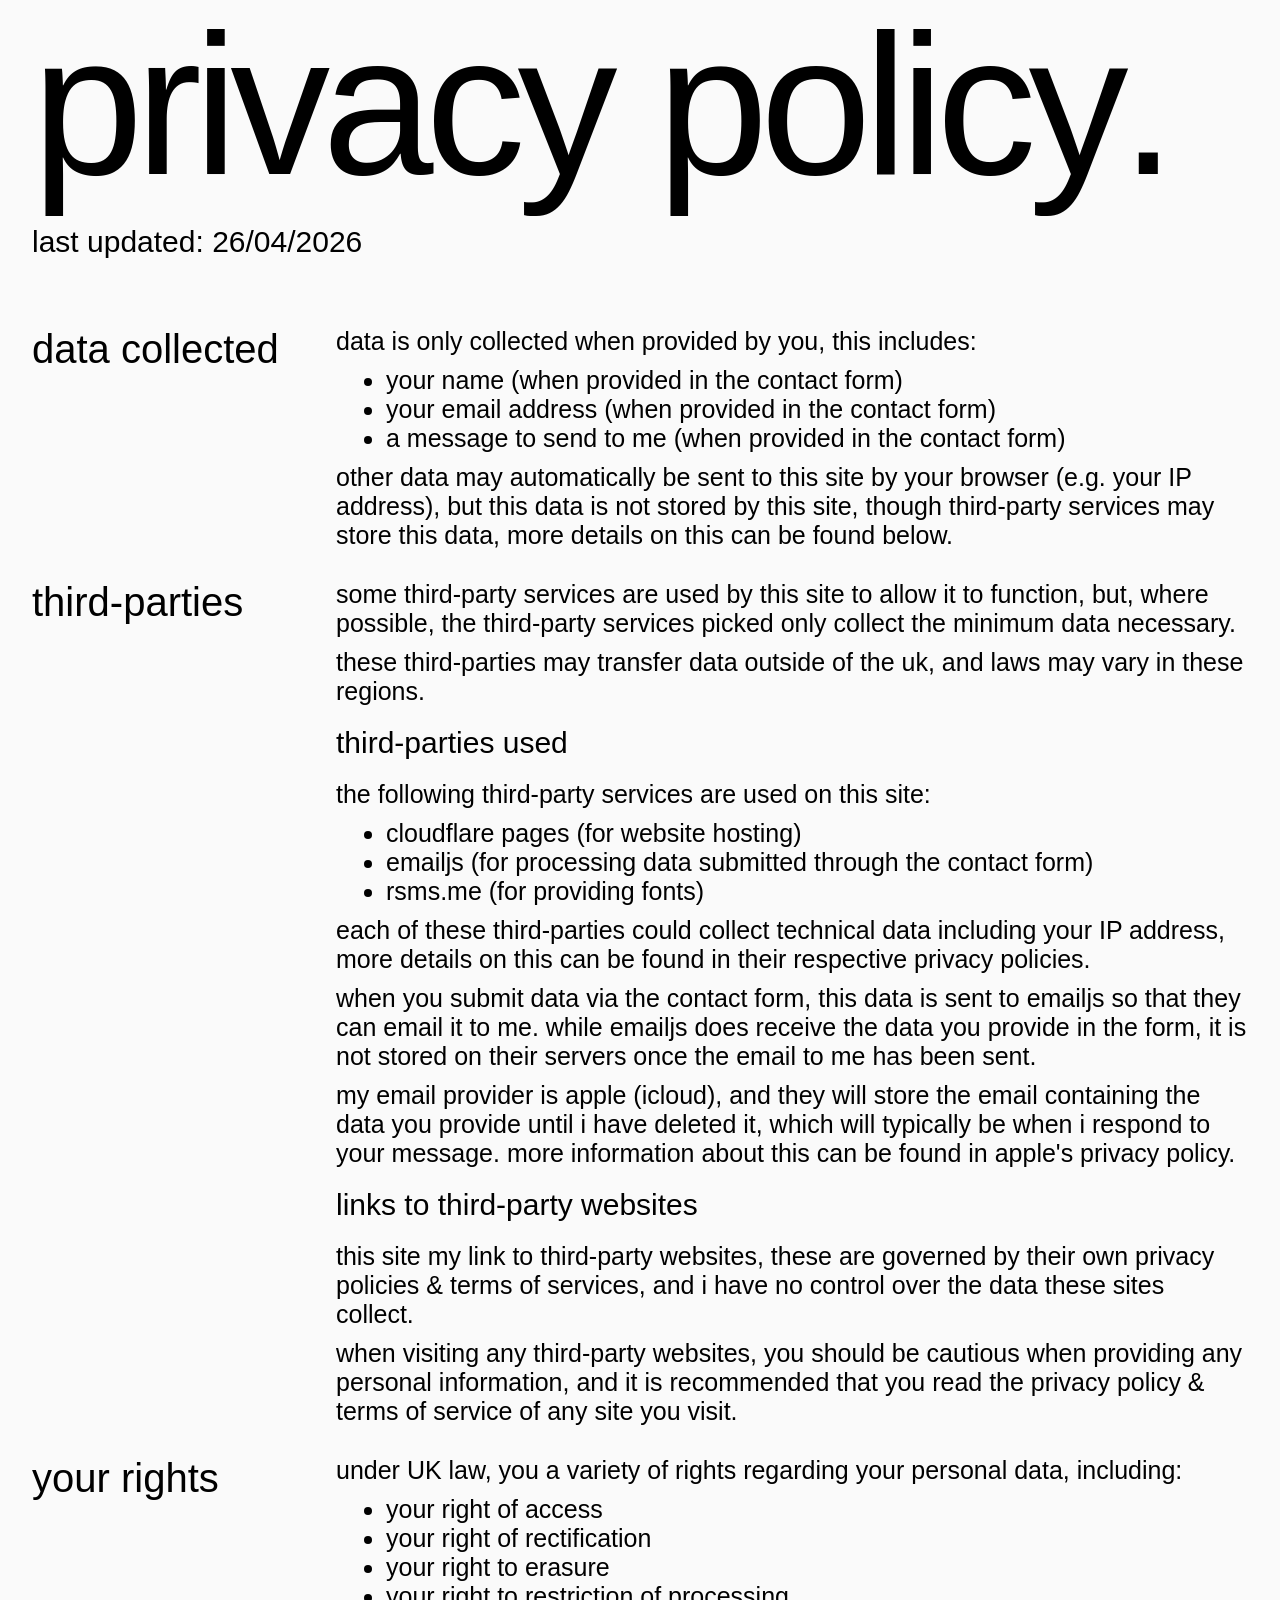
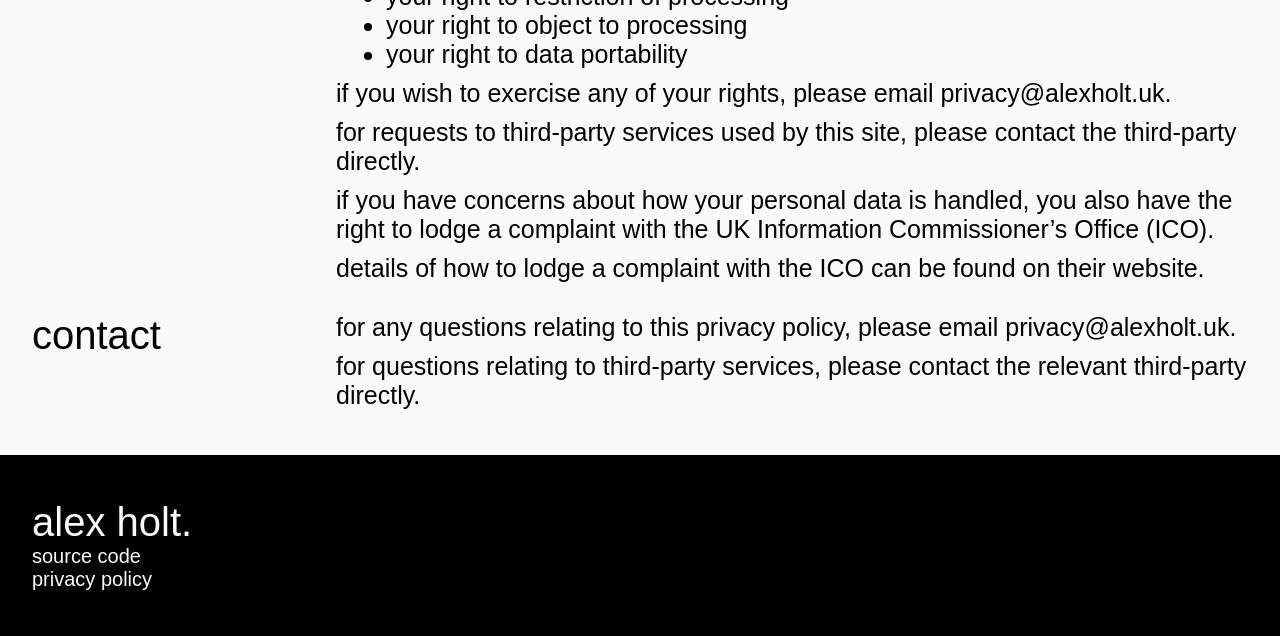
<file: privacy/index.html>
<!DOCTYPE html>
<html lang="en">
<head>
    <meta charset="UTF-8">
    <meta name="viewport" content="width=device-width, initial-scale=1.0">
    <link rel="preconnect" href="https://rsms.me/">
    <link rel="stylesheet" href="https://rsms.me/inter/inter.css">

    <link rel="stylesheet" href="styles.css">

    <!-- SEO -->
    <meta name="robots" content="noindex">
    <title>Alex Holt - Privacy Policy</title>

    <!-- Favicons -->
    <link rel="icon" type="image/x-icon" href="../favicon.ico">
    <link rel="icon" type="image/png" sizes="32x32" href="../favicon-32x32.png">
    <link rel="icon" type="image/png" sizes="16x16" href="../favicon-16x16.png">
    <link rel="apple-touch-icon" sizes="180x180" href="../apple-touch-icon.png">

    <!-- Browser Theme Colours -->
    <meta name="theme-color" content="#fafafa" media="(prefers-color-scheme: light)">
    <meta name="theme-color" content="#000" media="(prefers-color-scheme: dark)">
</head>
<body>
    <main>

        <!-- HERO SECTION -->

        <section aria-label="title section">
            <div class="hero">
                <div class="hero-title">
                    <h1 aria-label="privacy policy"><span aria-hidden="true">p</span><span aria-hidden="true">r</span><span aria-hidden="true">i</span><span aria-hidden="true">v</span><span aria-hidden="true">a</span><span aria-hidden="true">c</span><span aria-hidden="true">y</span> <br class="hero-line-break"> <span aria-hidden="true">p</span aria-hidden="true"><span aria-hidden="true">o</span><span aria-hidden="true">l</span><span aria-hidden="true">i</span><span aria-hidden="true">c</span><span aria-hidden="true">y</span><span aria-hidden="true">.</span></h1>
                </div>
                <h3 class="last-updated">last updated: 26/04/2026</h3>
            </div>
        </section>

        <!-- PRIVACY POLICY TEXT -->

        <section>
            <div class="policy-main">

                <!-- <h2>definitions & overview</h2>
                <div class="policy-section">
                    <p><span class="bold">last updated</span>: 25/04/2026</p>
                    <p>this Privacy Policy explains how this website, alexholt.uk, (the “Site”) handles information when you visit it.</p>
                    <p>this Privacy Policy may be updated to reflect changes in the Site, applicable law, or third-party services used. The date it was last modified can be seen above.</p>
                </div> -->

                <h2>data collected</h2>
                <div class="policy-section">
                    <p>data is only collected when provided by you, this includes:</p>
                    <ul>
                        <li>your name (when provided in the contact form)</li>
                        <li>your email address (when provided in the contact form)</li>
                        <li>a message to send to me (when provided in the contact form)</li>
                    </ul>
                    <p>other data may automatically be sent to this site by your browser (e.g. your IP address), but this data is not stored by this site, though third-party services may store this data, more details on this can be found below.</p>
                </div>

                <h2>third-parties</h2>
                <div class="policy-section">
                    <p>some third-party services are used by this site to allow it to function, but, where possible, the third-party services picked only collect the minimum data necessary.</p>
                    <p>these third-parties may transfer data outside of the uk, and laws may vary in these regions.</p>
                    <h3>third-parties used</h3>
                    <p>the following third-party services are used on this site:</p>
                    <ul>
                        <li>cloudflare pages (for website hosting)</li>
                        <li>emailjs (for processing data submitted through the contact form)</li>
                        <li>rsms.me (for providing fonts)</li>
                    </ul>
                    <p>each of these third-parties could collect technical data including your IP address, more details on this can be found in their respective privacy policies.</p>
                    <p>when you submit data via the contact form, this data is sent to emailjs so that they can email it to me. while emailjs does receive the data you provide in the form, it is not stored on their servers once the email to me has been sent.</p>
                    <p>my email provider is apple (icloud), and they will store the email containing the data you provide until i have deleted it, which will typically be when i respond to your message. more information about this can be found in apple's privacy policy.</p>

                    <h3>links to third-party websites</h3>
                    <p>this site my link to third-party websites, these are governed by their own privacy policies & terms of services, and i have no control over the data these sites collect.</p>
                    <p>when visiting any third-party websites, you should be cautious when providing any personal information, and it is recommended that you read the privacy policy & terms of service of any site you visit.</p>
                </div>

                <h2>your rights</h2>
                <div class="policy-section">
                    <p>under UK law, you a variety of rights regarding your personal data, including:</p>
                    <ul>
                        <li>your right of access</li>
                        <li>your right of rectification</li>
                        <li>your right to erasure</li>
                        <li>your right to restriction of processing</li>
                        <li>your right to object to processing</li>
                        <li>your right to data portability</li>
                    </ul>
                    <p>if you wish to exercise any of your rights, please email <a href="mailto:privacy@alexholt.uk" class="policy-link">privacy@alexholt.uk</a>. </p>
                    <p>for requests to third-party services used by this site, please contact the third-party directly.</p>
                    <p>if you have concerns about how your personal data is handled, you also have the right to lodge a complaint with the UK Information Commissioner’s Office (ICO).</p>
                    <p>details of how to lodge a complaint with the ICO can be found on their website.</p>
                </div>

                <h2>contact</h2>
                <div class="policy-section">
                    <p>for any questions relating to this privacy policy, please email <a href="mailto:privacy@alexholt.uk" class="policy-link">privacy@alexholt.uk</a>.</p>
                    <p>for questions relating to third-party services, please contact the relevant third-party directly.</p>
                </div>

            </div>
        </section>
    </main>

  <!-- FOOTER -->

  <footer>
    <div class="footer">
      <div class="hero-title">
        <a href="../">
            <h2 aria-label="alex holt"><span aria-hidden="true">a</span><span aria-hidden="true">l</span><span aria-hidden="true">e</span><span aria-hidden="true">x</span> <span aria-hidden="true">h</span><span aria-hidden="true">o</span><span aria-hidden="true">l</span><span aria-hidden="true">t</span><span aria-hidden="true">.</span></h2>
        </a>
      </div>
      <ul>
        <li><a href="https://github.com/holtalex/alexholt.uk" target="_blank">source code</a></li>
        <li><a href="../privacy/">privacy policy</a></li>
      </ul>
    </div>
  </footer>

</body>
</html>
</file>
<file: privacy/styles.css>
* {
  margin: 0;
  padding: 0;
  box-sizing: border-box;
}

:root {
  --primary-color: #000;
  --secondary-color: #555;
  --background-color: #fafafa;
}

@media (prefers-color-scheme: dark) {
  :root {
    --primary-color: #fafafa;
    --secondary-color: #aaa;
    --background-color: #000;
  }
}

html {
  font-size: 62.5%;
}

body {
  font-family: Inter, sans-serif;
  font-feature-settings: 'liga' 1, 'calt' 1; /* fix for Chrome */
  color: var(--primary-color);
  background-color: var(--background-color);
}

@supports (font-variation-settings: normal) {
  body { font-family: InterVariable, sans-serif; }
}


/* HERO SECTION */


.hero {
    width: 95%;
    margin: 3rem auto 7.5vh auto;
}

.hero h1 {
  font-size: clamp(10rem, 20vw, 20rem);
  font-weight: 500;
  line-height: 0.75;
  padding-bottom: 5vh;
  letter-spacing: -0.04em;
}

.last-updated {
  font-size: 3rem;
  font-weight: 400;
}

.hero-line-break {
    display: none;
}

@media (hover: hover) {
  /* Add hover effects for individual letters */
  .hero-title span {
    display: inline-block;
    transition: transform 0.25s ease;
  }

  .hero-title span:nth-child(odd):hover {
    transform: skewX(-15deg);
  }

  .hero-title span:nth-child(even):hover {
    transform: skewX(15deg);
  }
}

@media (max-width: 1250px) {
    .hero h1 {
        font-size: clamp(10rem, 20vw, 15rem);
    }
}

@media (max-width: 1000px) {
    .hero h1 {
        font-size: clamp(10rem, 20vw, 10rem);
    }
}

@media (max-width: 768px) {
    .hero h1 {
        line-height: 0.9;
    }

    .hero-line-break {
        display: block;
    }
    .hero {
        margin-bottom: 8vh;
    }
}


/* PRIVACY POLICY TEXT */


.policy-main {
    width: 95%;
    margin: 0 auto;
    display: grid;
    grid-template-columns: 1fr 3fr;
}

.policy-main h2 {
    font-size: 4rem;
    font-weight: 400;
}

.policy-section:not(:last-child) {
    margin-bottom: 10rem;
}

.policy-section:not(:last-child) {
    margin-bottom: 3rem;
}

.policy-section h3 {
    font-size: 3rem;
    font-weight: 300;
    margin: 2rem 0;
    display: flex;
    align-items: center;
    gap: 1rem;
}

.policy-section p, .policy-section li {
    font-size: 2.5rem;
    font-weight: 200;
}

.policy-section p:not(:last-child) {
    margin-bottom: 1rem;
}

.bold {
    font-weight: 400;
}

.policy-section ul {
    padding-left: 5rem;
    margin-bottom: 1rem;
}

.policy-link {
    display: inline-block;
    text-decoration: none;
    color: inherit;
    transition: transform 0.25s ease;
}

@media (hover: hover) {
  .policy-link:hover {
    transform: skew(-12deg);
  }
}

@media (max-width: 1100px) {
    .policy-main {
        grid-template-columns: 1fr;
    }

    .policy-main h2:not(:last-child) {
        margin-bottom: 2rem;
    }

    .policy-section:not(:last-child) {
        margin-bottom: 5rem;
    }
}


/* FOOTER */

footer {
    color: var(--background-color);
    background-color: var(--primary-color);
}

.footer {
    width: 95%;
    margin: 5vh auto 0 auto;
    padding: 5vh 0;
}

.footer h2 {
    font-size: clamp(4rem, 2vw, 2vw);
    font-weight: 500;
}

.footer li {
    list-style: none;
}

.footer a {
    font-size: clamp(2rem, 1vw, 1vw);
    display: inline-block;
    text-decoration: none;
    color: inherit;
    transition: transform 0.25s ease;
}

@media (hover: hover) {
  .footer li a:hover {
    transform: skew(-12deg);
  }
}

@media (max-width: 768px) {
  .footer {
    text-align: center;
  }

  .footer h2 {
    font-size: 4rem;
  }

  .footer a {
    font-size: 2rem;
  }
}
</file>
